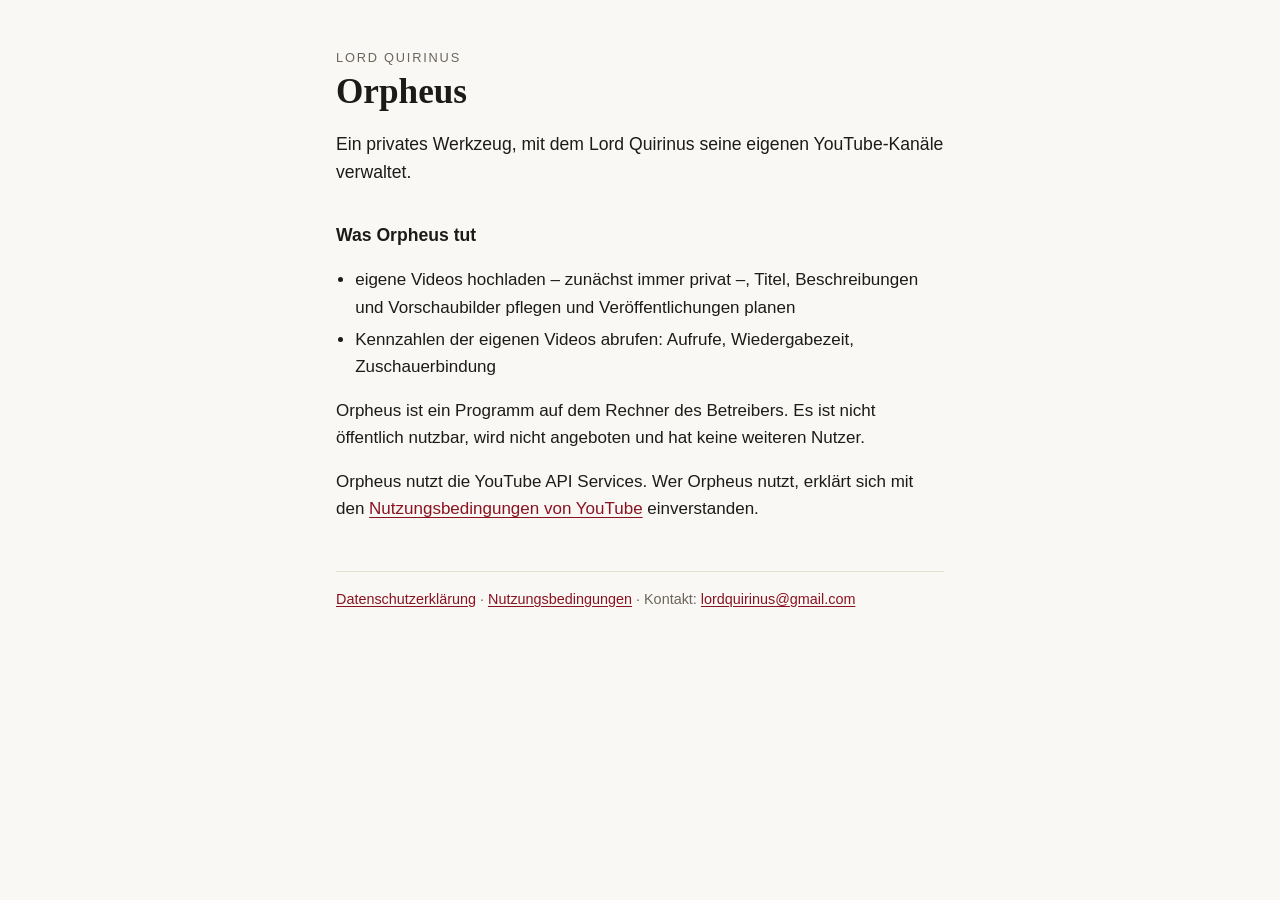
<file: index.html>
<!doctype html>
<html lang="de">
<head>
  <meta charset="utf-8">
  <meta name="viewport" content="width=device-width, initial-scale=1">
  <title>Orpheus</title>
  <meta name="description" content="Orpheus – privates Werkzeug von Lord Quirinus zur Verwaltung der eigenen YouTube-Kanäle.">
  <link rel="icon" href="data:,">
  <link rel="stylesheet" href="stil.css">
</head>
<body>
<main>
  <header>
    <p class="dach">Lord Quirinus</p>
    <h1>Orpheus</h1>
    <p class="lead">Ein privates Werkzeug, mit dem Lord Quirinus seine eigenen YouTube-Kanäle verwaltet.</p>
  </header>

  <section>
    <h2>Was Orpheus tut</h2>
    <ul>
      <li>eigene Videos hochladen – zunächst immer privat –, Titel, Beschreibungen und Vorschaubilder pflegen und Veröffentlichungen planen</li>
      <li>Kennzahlen der eigenen Videos abrufen: Aufrufe, Wiedergabezeit, Zuschauerbindung</li>
    </ul>
    <p>Orpheus ist ein Programm auf dem Rechner des Betreibers. Es ist nicht öffentlich nutzbar, wird nicht angeboten und hat keine weiteren Nutzer.</p>
    <p>Orpheus nutzt die YouTube API Services. Wer Orpheus nutzt, erklärt sich mit den <a href="https://www.youtube.com/t/terms">Nutzungsbedingungen von YouTube</a> einverstanden.</p>
  </section>

  <footer>
    <a href="datenschutz.html">Datenschutzerklärung</a> ·
    <a href="nutzungsbedingungen.html">Nutzungsbedingungen</a> ·
    Kontakt: <a href="mailto:lordquirinus@gmail.com">lordquirinus@gmail.com</a>
  </footer>
</main>
</body>
</html>
</file>
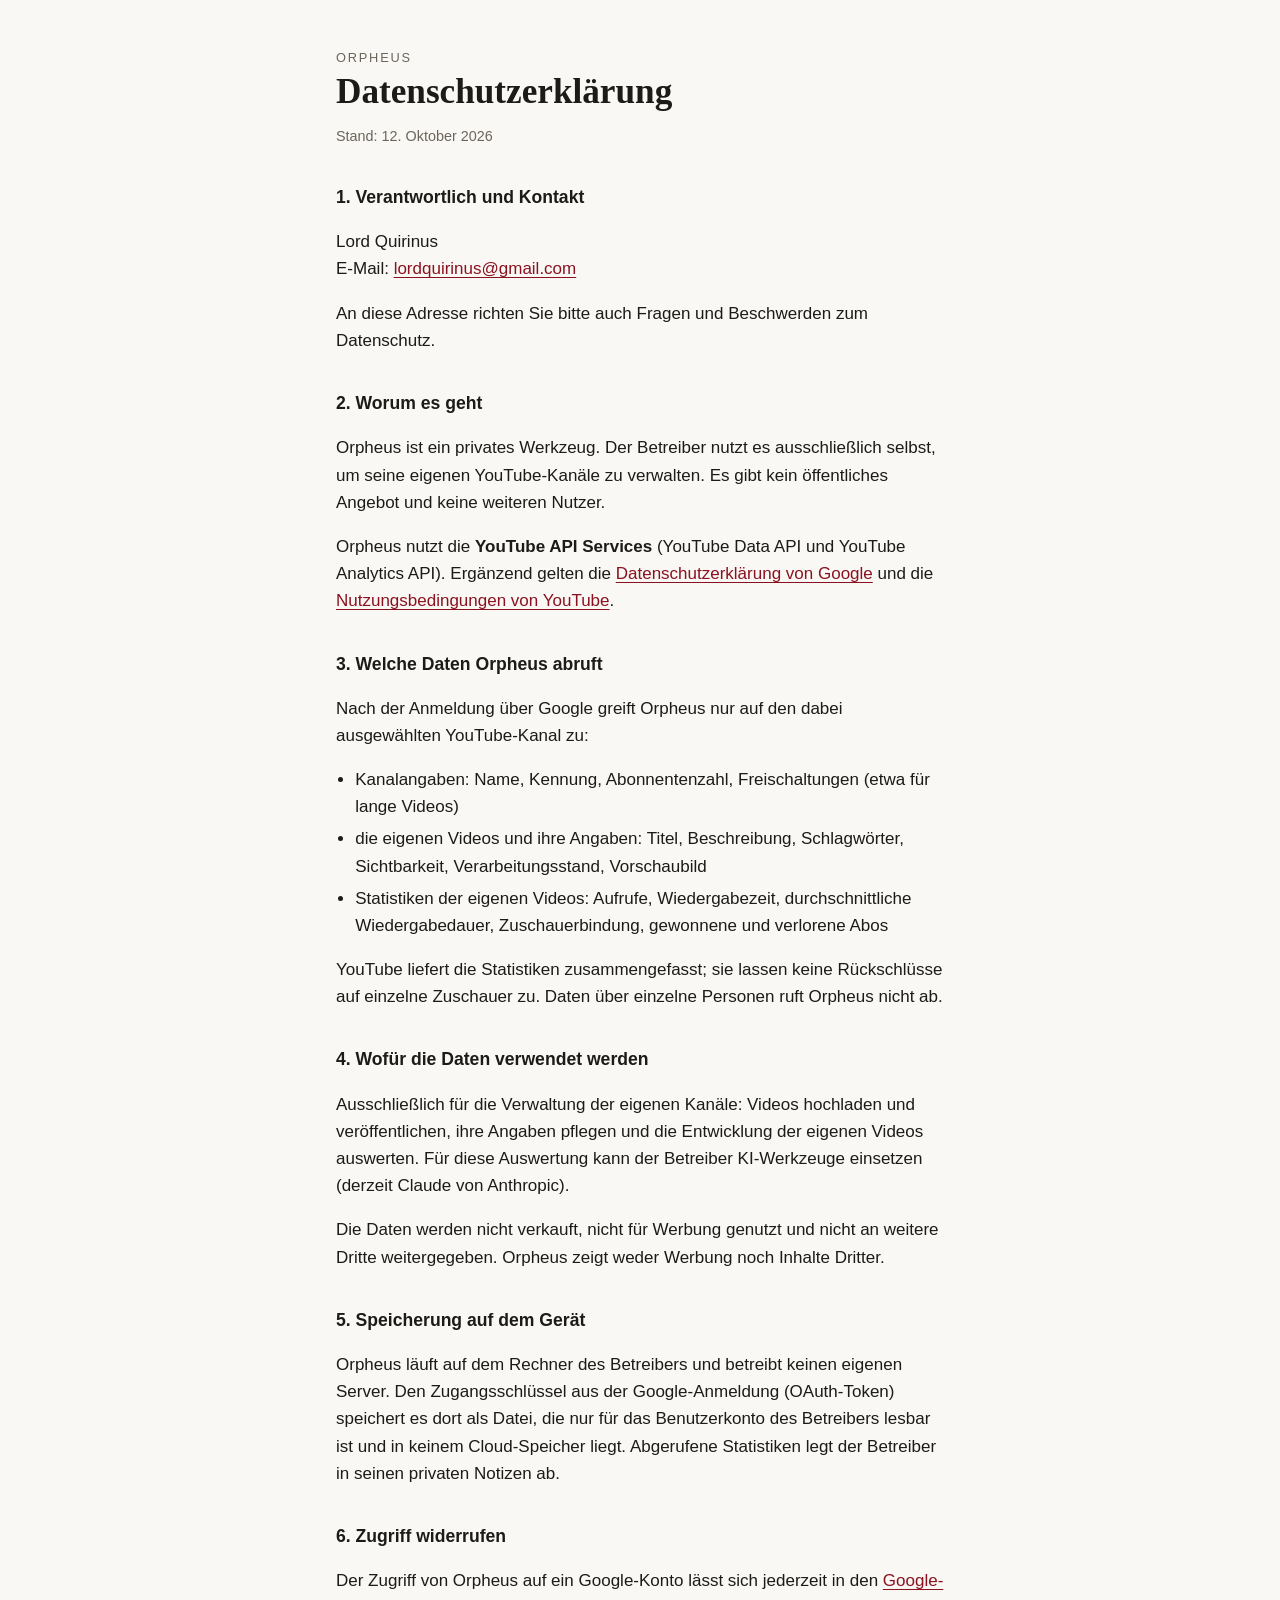
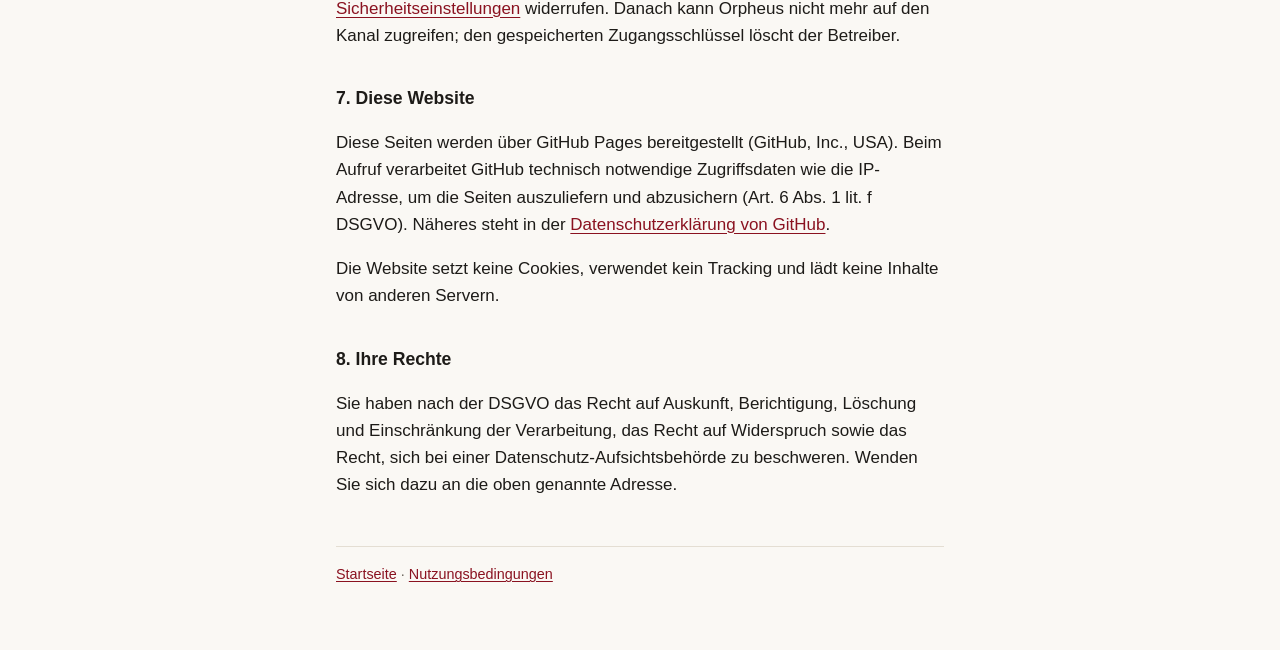
<file: datenschutz.html>
<!doctype html>
<html lang="de">
<head>
  <meta charset="utf-8">
  <meta name="viewport" content="width=device-width, initial-scale=1">
  <title>Datenschutzerklärung – Orpheus</title>
  <meta name="description" content="Datenschutzerklärung für Orpheus, das private YouTube-Werkzeug von Lord Quirinus.">
  <link rel="icon" href="data:,">
  <link rel="stylesheet" href="stil.css">
</head>
<body>
<main>
  <header>
    <p class="dach"><a href="./">Orpheus</a></p>
    <h1>Datenschutz&shy;erklärung</h1>
    <p class="stand">Stand: 12. Oktober 2026</p>
  </header>

  <section>
    <h2>1. Verantwortlich und Kontakt</h2>
    <p>Lord Quirinus<br>E-Mail: <a href="mailto:lordquirinus@gmail.com">lordquirinus@gmail.com</a></p>
    <p>An diese Adresse richten Sie bitte auch Fragen und Beschwerden zum Datenschutz.</p>
  </section>

  <section>
    <h2>2. Worum es geht</h2>
    <p>Orpheus ist ein privates Werkzeug. Der Betreiber nutzt es ausschließlich selbst, um seine eigenen YouTube-Kanäle zu verwalten. Es gibt kein öffentliches Angebot und keine weiteren Nutzer.</p>
    <p>Orpheus nutzt die <strong>YouTube API Services</strong> (YouTube Data API und YouTube Analytics API). Ergänzend gelten die <a href="https://www.google.com/policies/privacy">Datenschutzerklärung von Google</a> und die <a href="https://www.youtube.com/t/terms">Nutzungsbedingungen von YouTube</a>.</p>
  </section>

  <section>
    <h2>3. Welche Daten Orpheus abruft</h2>
    <p>Nach der Anmeldung über Google greift Orpheus nur auf den dabei ausgewählten YouTube-Kanal zu:</p>
    <ul>
      <li>Kanalangaben: Name, Kennung, Abonnentenzahl, Freischaltungen (etwa für lange Videos)</li>
      <li>die eigenen Videos und ihre Angaben: Titel, Beschreibung, Schlagwörter, Sichtbarkeit, Verarbeitungsstand, Vorschaubild</li>
      <li>Statistiken der eigenen Videos: Aufrufe, Wiedergabezeit, durchschnittliche Wiedergabedauer, Zuschauerbindung, gewonnene und verlorene Abos</li>
    </ul>
    <p>YouTube liefert die Statistiken zusammengefasst; sie lassen keine Rückschlüsse auf einzelne Zuschauer zu. Daten über einzelne Personen ruft Orpheus nicht ab.</p>
  </section>

  <section>
    <h2>4. Wofür die Daten verwendet werden</h2>
    <p>Ausschließlich für die Verwaltung der eigenen Kanäle: Videos hochladen und veröffentlichen, ihre Angaben pflegen und die Entwicklung der eigenen Videos auswerten. Für diese Auswertung kann der Betreiber KI-Werkzeuge einsetzen (derzeit Claude von Anthropic).</p>
    <p>Die Daten werden nicht verkauft, nicht für Werbung genutzt und nicht an weitere Dritte weitergegeben. Orpheus zeigt weder Werbung noch Inhalte Dritter.</p>
  </section>

  <section>
    <h2>5. Speicherung auf dem Gerät</h2>
    <p>Orpheus läuft auf dem Rechner des Betreibers und betreibt keinen eigenen Server. Den Zugangsschlüssel aus der Google-Anmeldung (OAuth-Token) speichert es dort als Datei, die nur für das Benutzerkonto des Betreibers lesbar ist und in keinem Cloud-Speicher liegt. Abgerufene Statistiken legt der Betreiber in seinen privaten Notizen ab.</p>
  </section>

  <section>
    <h2>6. Zugriff widerrufen</h2>
    <p>Der Zugriff von Orpheus auf ein Google-Konto lässt sich jederzeit in den <a href="https://security.google.com/settings/security/permissions">Google-Sicherheitseinstellungen</a> widerrufen. Danach kann Orpheus nicht mehr auf den Kanal zugreifen; den gespeicherten Zugangsschlüssel löscht der Betreiber.</p>
  </section>

  <section>
    <h2>7. Diese Website</h2>
    <p>Diese Seiten werden über GitHub Pages bereitgestellt (GitHub, Inc., USA). Beim Aufruf verarbeitet GitHub technisch notwendige Zugriffsdaten wie die IP-Adresse, um die Seiten auszuliefern und abzusichern (Art. 6 Abs. 1 lit. f DSGVO). Näheres steht in der <a href="https://docs.github.com/de/site-policy/privacy-policies/github-general-privacy-statement">Datenschutzerklärung von GitHub</a>.</p>
    <p>Die Website setzt keine Cookies, verwendet kein Tracking und lädt keine Inhalte von anderen Servern.</p>
  </section>

  <section>
    <h2>8. Ihre Rechte</h2>
    <p>Sie haben nach der DSGVO das Recht auf Auskunft, Berichtigung, Löschung und Einschränkung der Verarbeitung, das Recht auf Widerspruch sowie das Recht, sich bei einer Datenschutz-Aufsichtsbehörde zu beschweren. Wenden Sie sich dazu an die oben genannte Adresse.</p>
  </section>

  <footer>
    <a href="./">Startseite</a> ·
    <a href="nutzungsbedingungen.html">Nutzungsbedingungen</a>
  </footer>
</main>
</body>
</html>
</file>
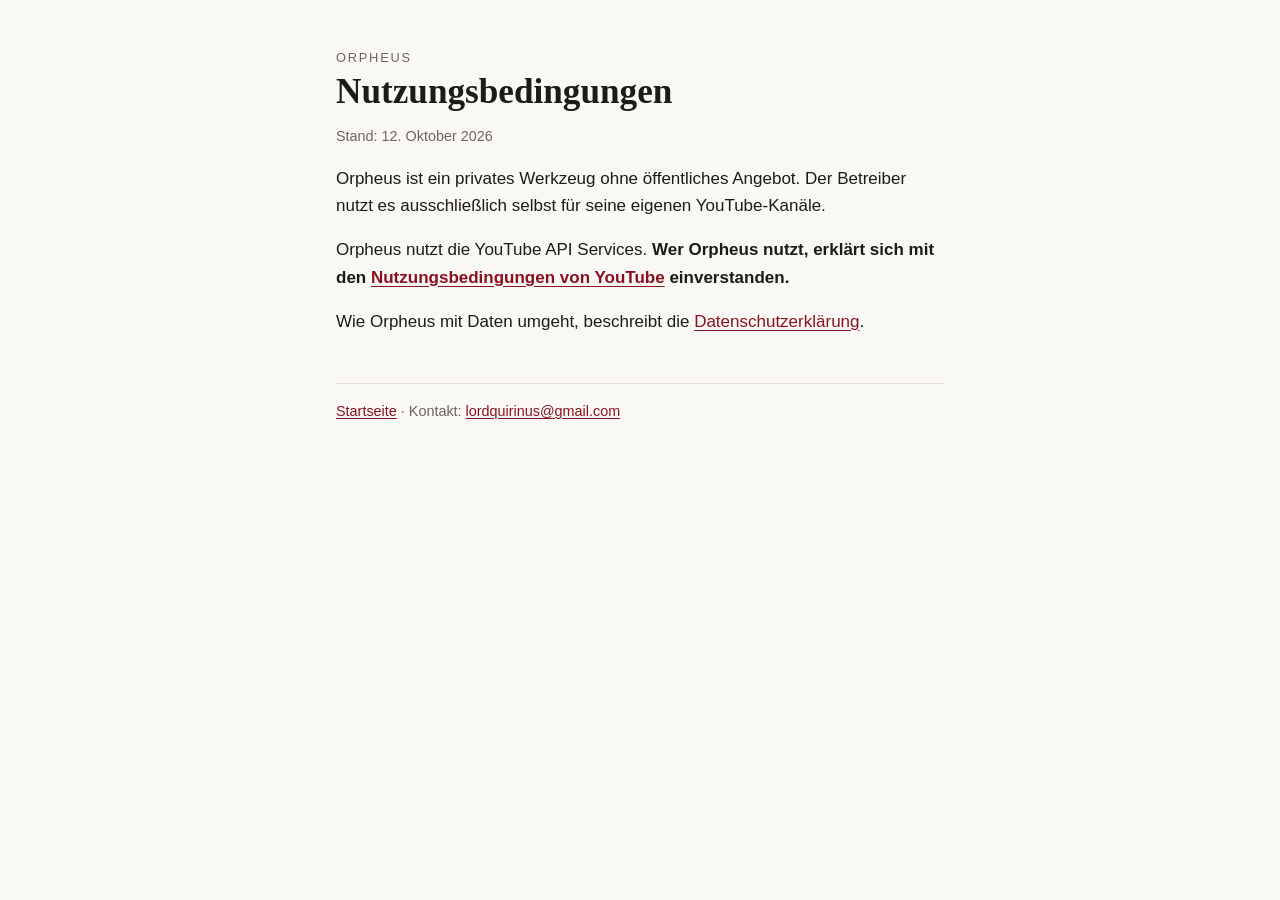
<file: nutzungsbedingungen.html>
<!doctype html>
<html lang="de">
<head>
  <meta charset="utf-8">
  <meta name="viewport" content="width=device-width, initial-scale=1">
  <title>Nutzungsbedingungen – Orpheus</title>
  <meta name="description" content="Nutzungsbedingungen für Orpheus, das private YouTube-Werkzeug von Lord Quirinus.">
  <link rel="icon" href="data:,">
  <link rel="stylesheet" href="stil.css">
</head>
<body>
<main>
  <header>
    <p class="dach"><a href="./">Orpheus</a></p>
    <h1>Nutzungs&shy;bedingungen</h1>
    <p class="stand">Stand: 12. Oktober 2026</p>
  </header>

  <section>
    <p>Orpheus ist ein privates Werkzeug ohne öffentliches Angebot. Der Betreiber nutzt es ausschließlich selbst für seine eigenen YouTube-Kanäle.</p>
    <p>Orpheus nutzt die YouTube API Services. <strong>Wer Orpheus nutzt, erklärt sich mit den <a href="https://www.youtube.com/t/terms">Nutzungsbedingungen von YouTube</a> einverstanden.</strong></p>
    <p>Wie Orpheus mit Daten umgeht, beschreibt die <a href="datenschutz.html">Datenschutzerklärung</a>.</p>
  </section>

  <footer>
    <a href="./">Startseite</a> ·
    Kontakt: <a href="mailto:lordquirinus@gmail.com">lordquirinus@gmail.com</a>
  </footer>
</main>
</body>
</html>
</file>
<file: stil.css>
:root {
  color-scheme: light dark;
  --bg: #faf8f4;
  --text: #1d1b18;
  --muted: #6b655c;
  --accent: #8a1220;
  --line: #e4ded3;
}

@media (prefers-color-scheme: dark) {
  :root {
    --bg: #14130f;
    --text: #ece7de;
    --muted: #a59e92;
    --accent: #e39aa3;
    --line: #2f2b25;
  }
}

* { box-sizing: border-box; }

html { -webkit-text-size-adjust: 100%; }

body {
  margin: 0;
  background: var(--bg);
  color: var(--text);
  font: 17px/1.6 -apple-system, BlinkMacSystemFont, "Segoe UI", Roboto, "Helvetica Neue", Arial, sans-serif;
}

main {
  max-width: 40rem;
  margin: 0 auto;
  padding: 3rem 16px 4rem;
}

.dach {
  margin: 0;
  font-size: 0.8rem;
  letter-spacing: 0.14em;
  text-transform: uppercase;
  color: var(--muted);
}

.dach a { color: inherit; text-decoration: none; }

h1 {
  margin: 0.2rem 0 0.8rem;
  font: 600 clamp(1.7rem, 7vw, 2.2rem)/1.15 Georgia, "Times New Roman", serif;
  hyphens: manual;
  overflow-wrap: break-word;
}

h2 {
  margin: 2.2rem 0 0.5rem;
  font-size: 1.1rem;
}

.lead { font-size: 1.1rem; }

.stand { margin-top: 0; color: var(--muted); font-size: 0.9rem; }

a { color: var(--accent); text-underline-offset: 0.15em; overflow-wrap: anywhere; }

ul { padding-left: 1.2rem; }

li + li { margin-top: 0.3rem; }

footer {
  margin-top: 3rem;
  padding-top: 1rem;
  border-top: 1px solid var(--line);
  font-size: 0.9rem;
  color: var(--muted);
}
</file>
